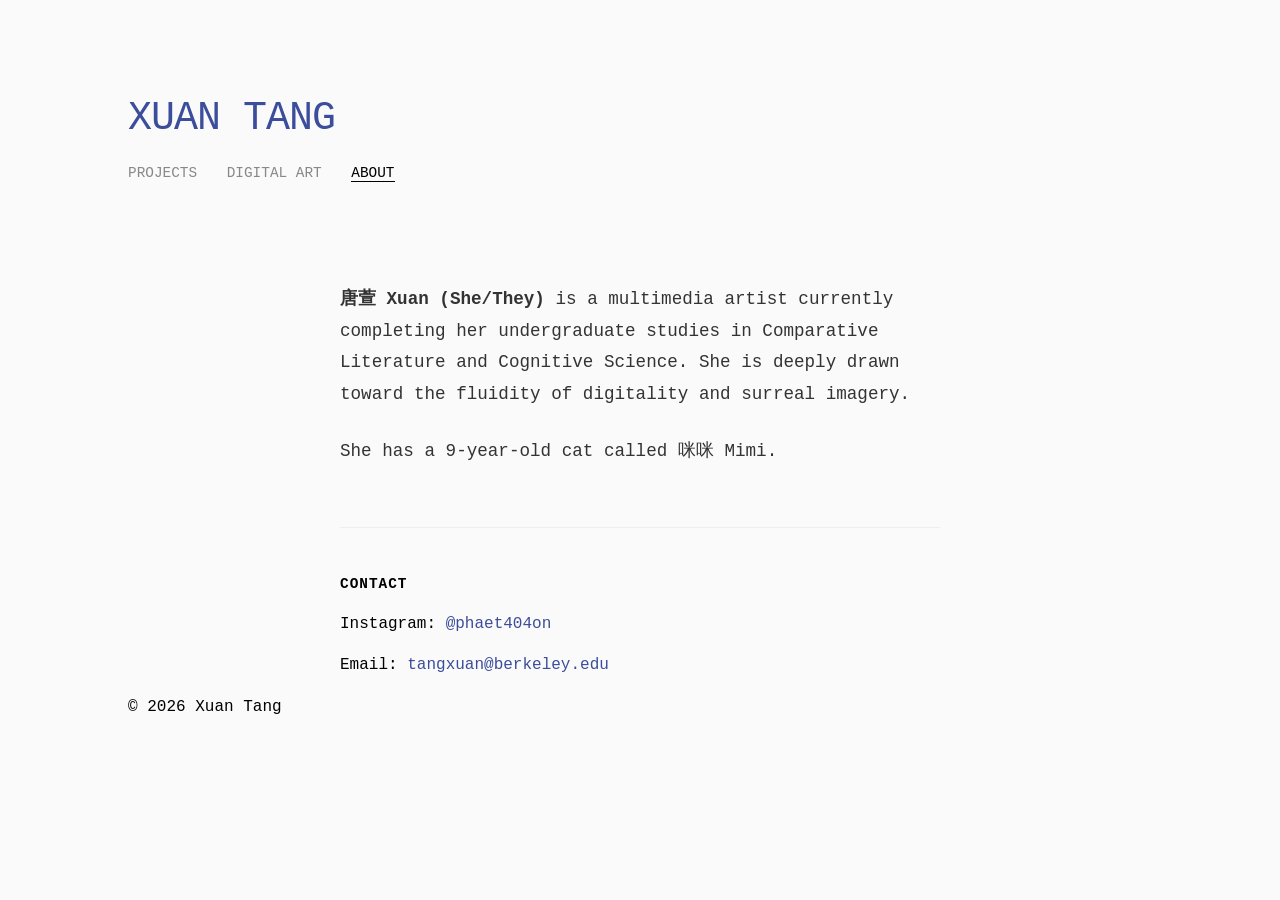
<file: about.html>
<!DOCTYPE html>
<html lang="en">
<head>
    <meta charset="UTF-8">
    <meta name="viewport" content="width=device-width, initial-scale=1.0">
    <title>Xuan Tang | About</title>
    <link rel="stylesheet" href="style.css">
</head>
<body>

    <header>
        <h1>XUAN TANG</h1>
        <nav>
            <a href="index.html">Projects</a>
            <a href="art.html">Digital Art</a>
            <a href="about.html" class="active">About</a>
        </nav>
    </header>

    <main class="about-container">
        <section class="bio">
            <p>
                <strong>唐萱 Xuan (She/They)</strong> is a multimedia artist currently completing 
                her undergraduate studies in Comparative Literature and Cognitive Science. 
                She is deeply drawn toward the fluidity of digitality and surreal imagery.
            </p>
            <p>
                She has a 9-year-old cat called 咪咪 Mimi.
            </p>
        </section>

        <section class="contact">
            <h3>Contact</h3>
            <p>Instagram: <a href="https://instagram.com/phaet404on" target="_blank">@phaet404on</a></p>
            <p>Email: <a href="mailto:tangxuan@berkeley.edu">tangxuan@berkeley.edu</a></p>
            <p>
            </p>
            <p>
            </p>
            <p>
            </p>




        </section>
    </main>

    <footer>
        <p>© 2026 Xuan Tang</p>
    </footer>

</body>
</html>
</file>
<file: style.css>
/* Typography & Reset */
* { box-sizing: border-box; }
body {
    font-family: "Courier Prime", "Courier New", monospace; /* For a 'typewritten' generative feel */
    background-color: #fafafa;
    margin: 0;
    padding: 60px 10%;
    line-height: 1.6;
}

header h1 {
    font-size: 2.5rem;
    font-weight: 400;
    color: #3b4d9b; /* That specific blue from your reference image */
    margin-bottom: 10px;
    letter-spacing: -1px;
}

nav { margin-bottom: 60px; }
nav a {
    text-decoration: none;
    color: #888;
    margin-right: 20px;
    font-size: 0.9rem;
    text-transform: uppercase;
}
nav a.active { color: #000; border-bottom: 1px solid #000; }

/* The Grid */
.grid {
    display: grid;
    grid-template-columns: repeat(3, 1fr); /* 3 columns like the image */
    gap: 40px;
}

.grid-item {
    text-decoration: none;
    color: #333;
}

.image-container {
    width: 100%;
    aspect-ratio: 1 / 1;
    overflow: hidden;
    background-color: #eee;
    margin-bottom: 15px;
}

.image-container img {
    width: 100%;
    height: 100%;
    object-fit: cover;
    filter: grayscale(20%); /* Optional: gives a cohesive look to different projects */
    transition: transform 0.3s ease;
}

.grid-item:hover img { transform: scale(1.05); }

.grid-item h3 {
    font-size: 1rem;
    margin: 0;
    text-transform: uppercase;
    font-weight: bold;
}

.grid-item p {
    font-size: 0.85rem;
    color: #666;
    margin: 5px 0 0 0;
}

/* Mobile Responsive */
@media (max-width: 900px) {
    .grid { grid-template-columns: repeat(2, 1fr); }
}
@media (max-width: 600px) {
    .grid { grid-template-columns: 1fr; }
}

/* Art Card Styling */
.art-card {
    cursor: pointer; /* Shows the user they can click it */
}

/* Lightbox Background */
.lightbox {
    display: none; /* Hidden by default */
    position: fixed;
    z-index: 1000;
    left: 0;
    top: 0;
    width: 100%;
    height: 100%;
    background-color: rgba(255, 255, 255, 0.95); /* White overlay to match the aesthetic */
    justify-content: center;
    align-items: center;
}

/* The Image inside the Lightbox */
.lightbox-content {
    max-width: 90%;
    max-height: 80%;
    box-shadow: 0 0 20px rgba(0,0,0,0.1);
}

/* Close Button */
.close {
    position: absolute;
    top: 30px;
    right: 40px;
    font-size: 40px;
    font-weight: 200;
    cursor: pointer;
    color: #333;
}
/* About Page Specifics */
.about-container {
    max-width: 600px; /* Keeps text readable and centered */
    margin: 0 auto;
    padding-top: 20px;
}

.bio p {
    font-size: 1.1rem;
    margin-bottom: 25px;
    color: #333;
    line-height: 1.8;
}

.contact {
    margin-top: 60px;
    border-top: 1px solid #eee;
    padding-top: 30px;
}

.contact h3 {
    text-transform: uppercase;
    font-size: 0.9rem;
    letter-spacing: 1px;
    margin-bottom: 15px;
}

.contact a {
    color: #3b4d9b;
    text-decoration: none;
    border-bottom: 1px solid transparent;
    transition: border-color 0.3s;
}

.contact a:hover {
    border-bottom: 1px solid #3b4d9b;
}
</file>
